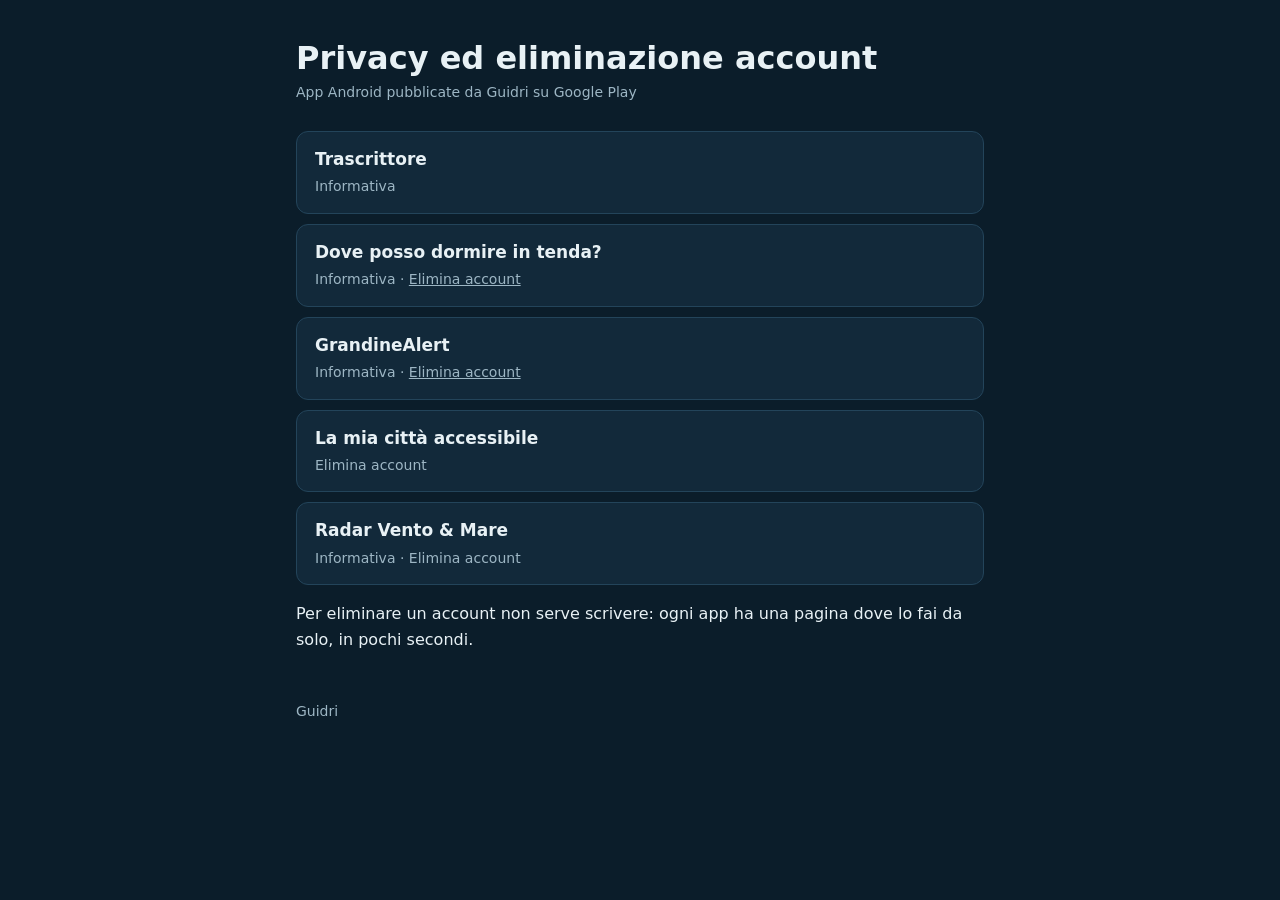
<file: index.html>
<!doctype html>
<html lang="it">
<head>
<meta charset="utf-8">
<meta name="viewport" content="width=device-width,initial-scale=1,viewport-fit=cover">
<title>App di Guidri – Privacy</title>
<link rel="stylesheet" href="stile.css?v=1">
</head>
<body>
<main>
<h1>Privacy ed eliminazione account</h1>
<p class="data">App Android pubblicate da Guidri su Google Play</p>

<a class="app" href="trascrittore/"><strong>Trascrittore</strong><span>Informativa</span></a>
<a class="app" href="tenda/"><strong>Dove posso dormire in tenda?</strong><span>Informativa · <u>Elimina account</u></span></a>
<a class="app" href="grandine/"><strong>GrandineAlert</strong><span>Informativa · <u>Elimina account</u></span></a>
<a class="app" href="citta/elimina-account.html"><strong>La mia città accessibile</strong><span>Elimina account</span></a>
<a class="app" href="https://guidri.github.io/radar-vento-mare-privacy/"><strong>Radar Vento &amp; Mare</strong><span>Informativa · Elimina account</span></a>

<p>Per eliminare un account non serve scrivere: ogni app ha una pagina dove lo fai da solo, in pochi secondi.</p>
<footer>Guidri</footer>
</main>
</body>
</html>
</file>
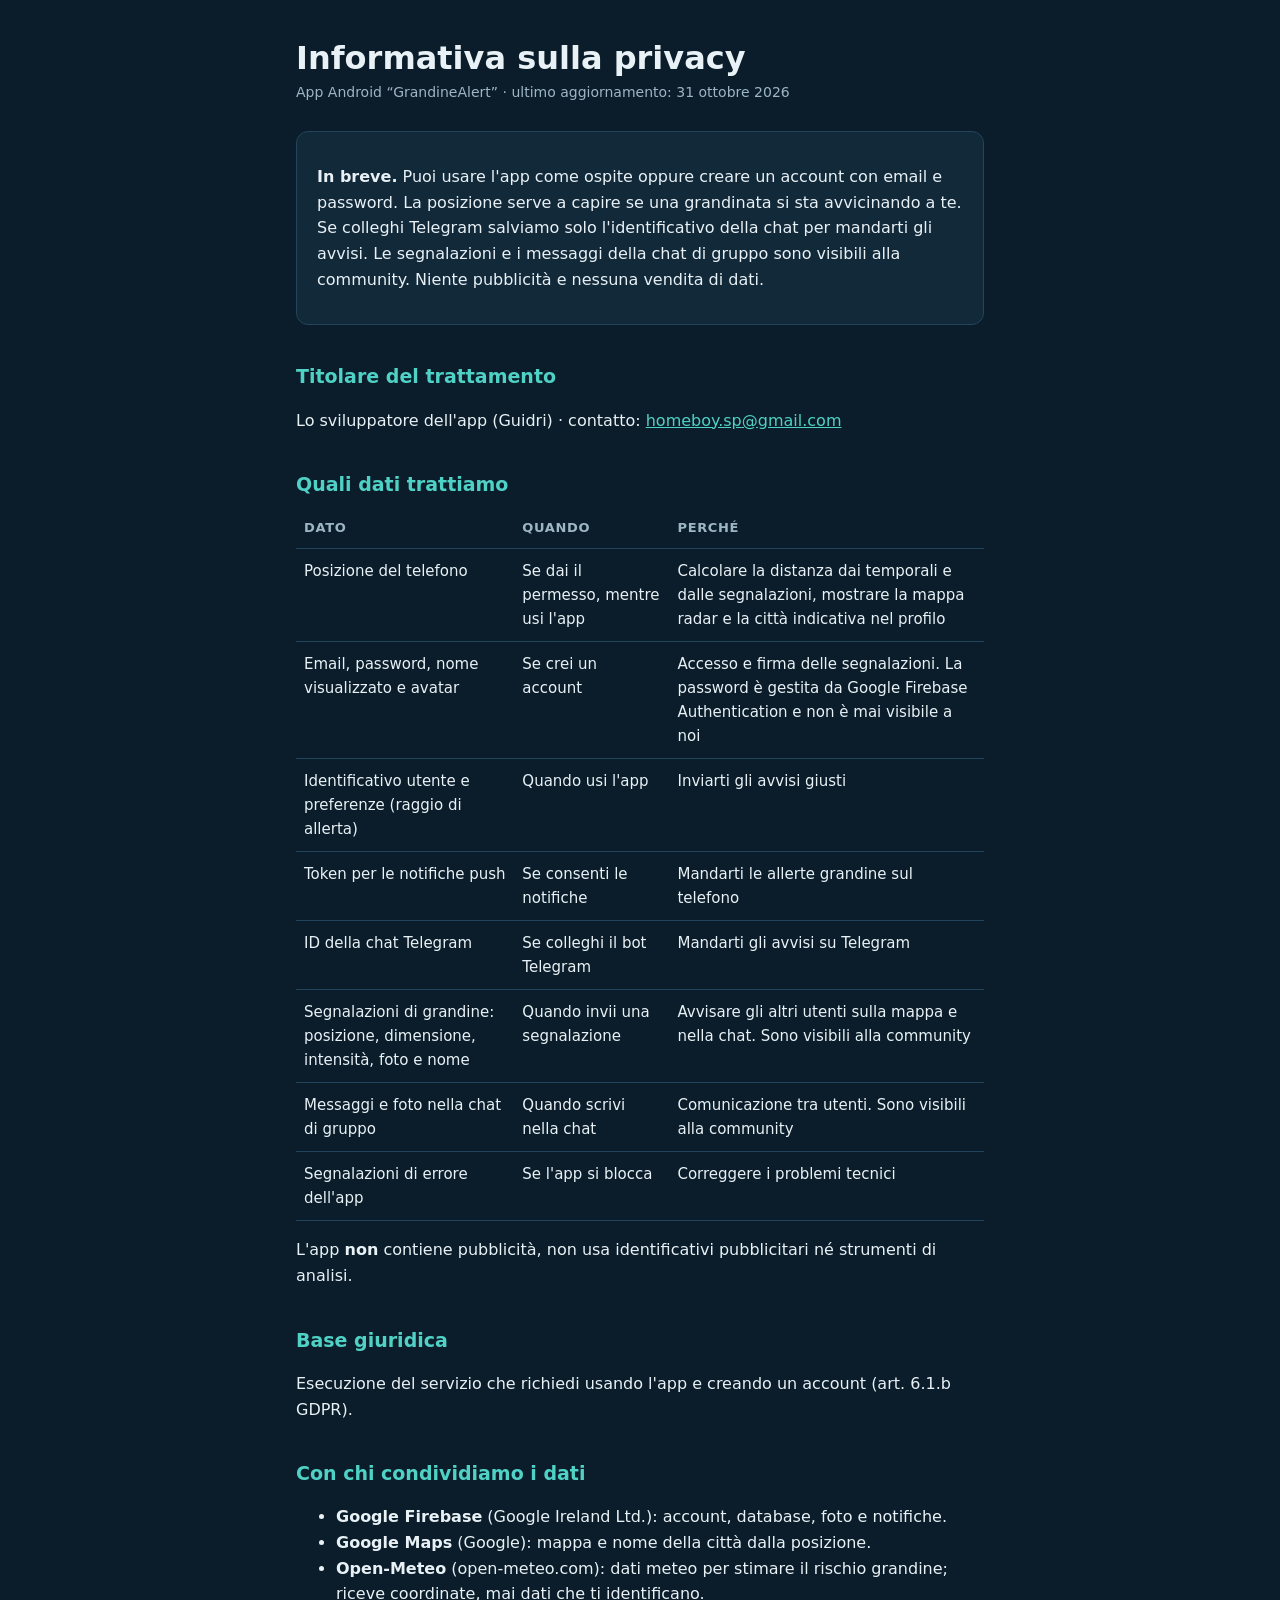
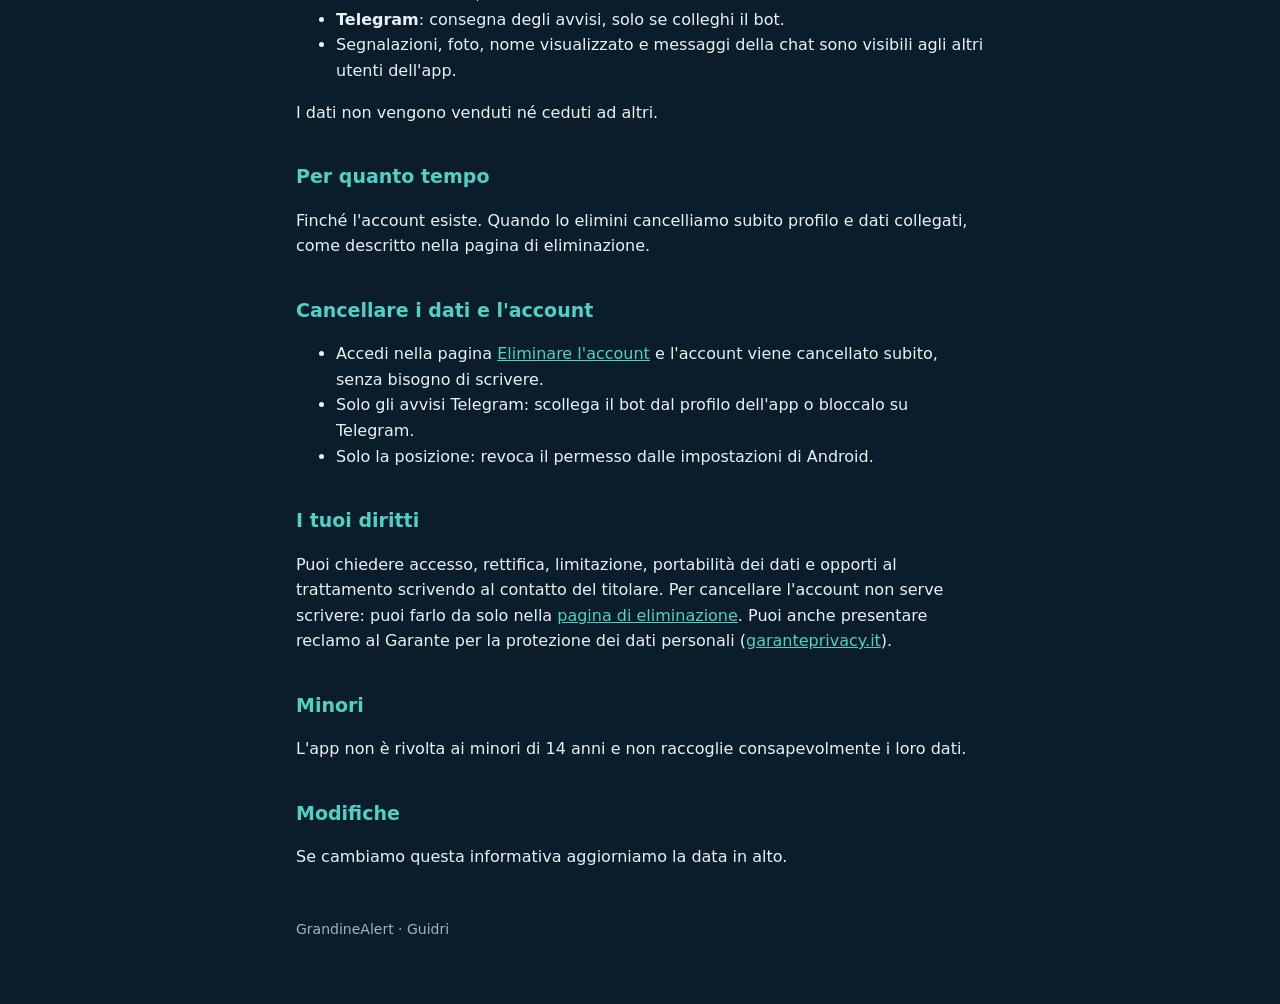
<file: grandine/index.html>
<!doctype html>
<html lang="it">
<head>
<meta charset="utf-8">
<meta name="viewport" content="width=device-width,initial-scale=1,viewport-fit=cover">
<title>GrandineAlert – Privacy</title>
<link rel="stylesheet" href="../stile.css?v=1">
</head>
<body>
<main>
<h1>Informativa sulla privacy</h1>
<p class="data">App Android “GrandineAlert” · ultimo aggiornamento: 31 ottobre 2026</p>

<div class="box"><p><strong>In breve.</strong> Puoi usare l'app come ospite oppure creare un account con email e password. La posizione serve a capire se una grandinata si sta avvicinando a te. Se colleghi Telegram salviamo solo l'identificativo della chat per mandarti gli avvisi. Le segnalazioni e i messaggi della chat di gruppo sono visibili alla community. Niente pubblicità e nessuna vendita di dati.</p></div>

<h2>Titolare del trattamento</h2>
<p>Lo sviluppatore dell'app (Guidri) · contatto: <a href="mailto:homeboy.sp@gmail.com">homeboy.sp@gmail.com</a></p>

<h2>Quali dati trattiamo</h2>
<div class="tab"><table>
<tr><th>Dato</th><th>Quando</th><th>Perché</th></tr>
<tr><td>Posizione del telefono</td><td>Se dai il permesso, mentre usi l'app</td><td>Calcolare la distanza dai temporali e dalle segnalazioni, mostrare la mappa radar e la città indicativa nel profilo</td></tr><tr><td>Email, password, nome visualizzato e avatar</td><td>Se crei un account</td><td>Accesso e firma delle segnalazioni. La password è gestita da Google Firebase Authentication e non è mai visibile a noi</td></tr><tr><td>Identificativo utente e preferenze (raggio di allerta)</td><td>Quando usi l'app</td><td>Inviarti gli avvisi giusti</td></tr><tr><td>Token per le notifiche push</td><td>Se consenti le notifiche</td><td>Mandarti le allerte grandine sul telefono</td></tr><tr><td>ID della chat Telegram</td><td>Se colleghi il bot Telegram</td><td>Mandarti gli avvisi su Telegram</td></tr><tr><td>Segnalazioni di grandine: posizione, dimensione, intensità, foto e nome</td><td>Quando invii una segnalazione</td><td>Avvisare gli altri utenti sulla mappa e nella chat. Sono visibili alla community</td></tr><tr><td>Messaggi e foto nella chat di gruppo</td><td>Quando scrivi nella chat</td><td>Comunicazione tra utenti. Sono visibili alla community</td></tr><tr><td>Segnalazioni di errore dell'app</td><td>Se l'app si blocca</td><td>Correggere i problemi tecnici</td></tr>
</table></div>
<p>L'app <strong>non</strong> contiene pubblicità, non usa identificativi pubblicitari né strumenti di analisi.</p>

<h2>Base giuridica</h2>
<p>Esecuzione del servizio che richiedi usando l'app e creando un account (art. 6.1.b GDPR).</p>

<h2>Con chi condividiamo i dati</h2>
<ul><li><strong>Google Firebase</strong> (Google Ireland Ltd.): account, database, foto e notifiche.</li><li><strong>Google Maps</strong> (Google): mappa e nome della città dalla posizione.</li><li><strong>Open-Meteo</strong> (open-meteo.com): dati meteo per stimare il rischio grandine; riceve coordinate, mai dati che ti identificano.</li><li><strong>Telegram</strong>: consegna degli avvisi, solo se colleghi il bot.</li><li>Segnalazioni, foto, nome visualizzato e messaggi della chat sono visibili agli altri utenti dell'app.</li></ul>
<p>I dati non vengono venduti né ceduti ad altri.</p>

<h2>Per quanto tempo</h2>
<p>Finché l'account esiste. Quando lo elimini cancelliamo subito profilo e dati collegati, come descritto nella pagina di eliminazione.</p>

<h2>Cancellare i dati e l'account</h2>
<ul><li>Accedi nella pagina <a href="elimina-account.html">Eliminare l'account</a> e l'account viene cancellato subito, senza bisogno di scrivere.</li><li>Solo gli avvisi Telegram: scollega il bot dal profilo dell'app o bloccalo su Telegram.</li><li>Solo la posizione: revoca il permesso dalle impostazioni di Android.</li></ul>

<h2>I tuoi diritti</h2>
<p>Puoi chiedere accesso, rettifica, limitazione, portabilità dei dati e opporti al trattamento scrivendo al contatto del titolare. Per cancellare l'account non serve scrivere: puoi farlo da solo nella <a href="elimina-account.html">pagina di eliminazione</a>. Puoi anche presentare reclamo al Garante per la protezione dei dati personali (<a href="https://www.garanteprivacy.it">garanteprivacy.it</a>).</p>

<h2>Minori</h2>
<p>L'app non è rivolta ai minori di 14 anni e non raccoglie consapevolmente i loro dati.</p>

<h2>Modifiche</h2>
<p>Se cambiamo questa informativa aggiorniamo la data in alto.</p>
<footer>GrandineAlert · Guidri</footer>
</main>
</body>
</html>
</file>
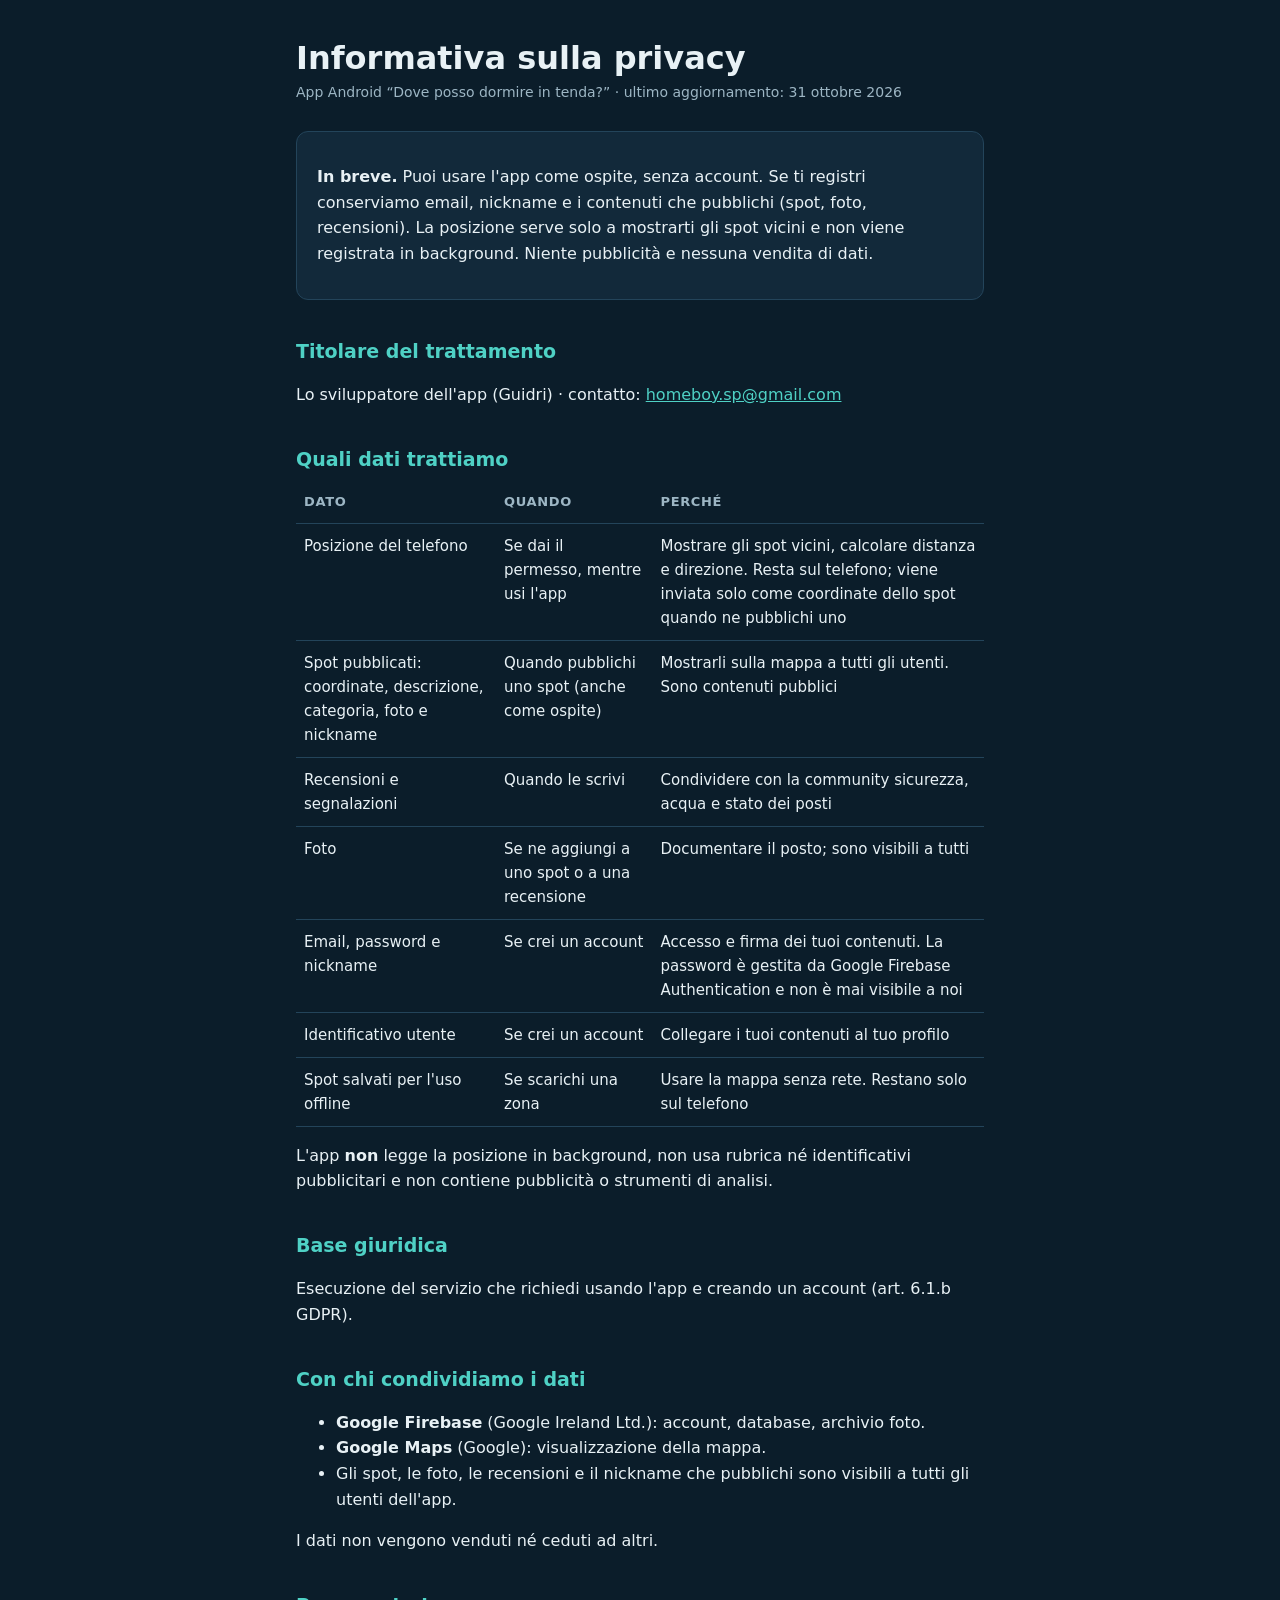
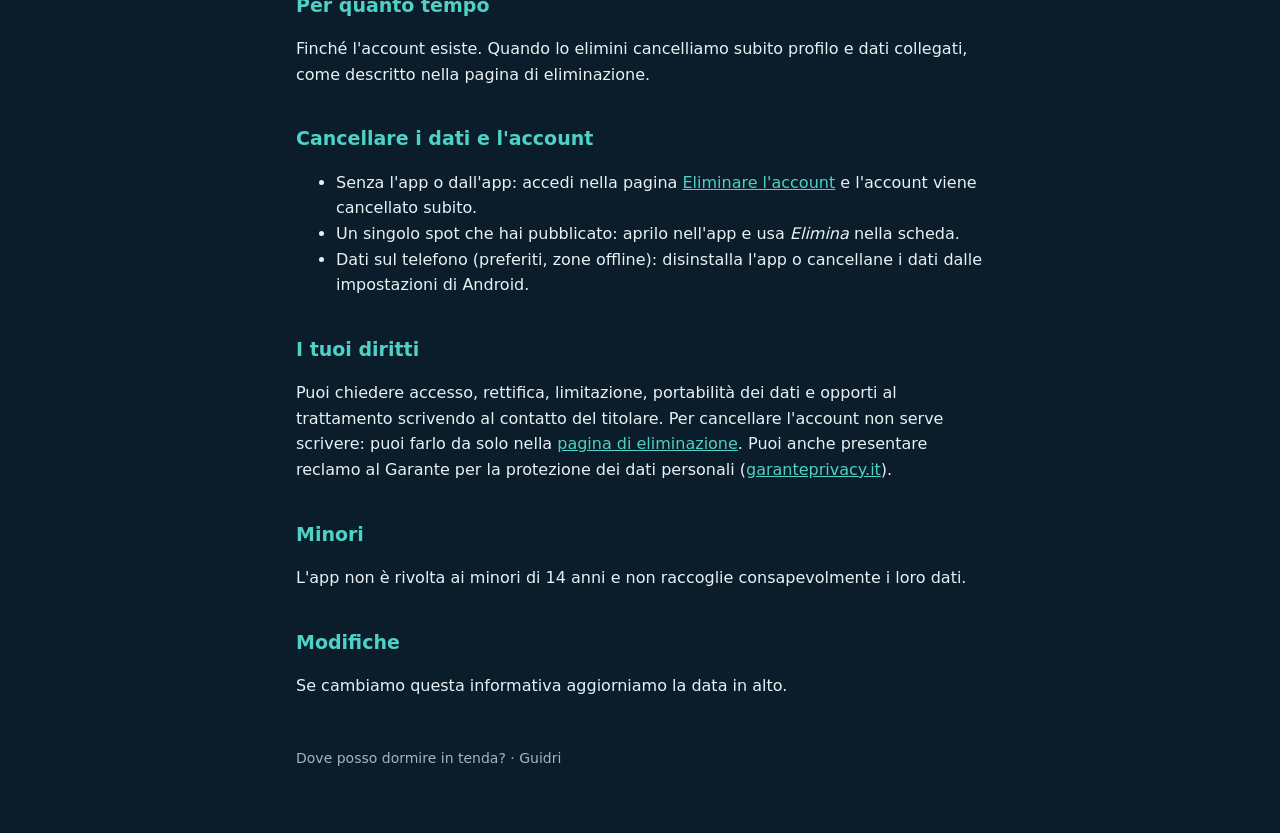
<file: tenda/index.html>
<!doctype html>
<html lang="it">
<head>
<meta charset="utf-8">
<meta name="viewport" content="width=device-width,initial-scale=1,viewport-fit=cover">
<title>Dove posso dormire in tenda? – Privacy</title>
<link rel="stylesheet" href="../stile.css?v=1">
</head>
<body>
<main>
<h1>Informativa sulla privacy</h1>
<p class="data">App Android “Dove posso dormire in tenda?” · ultimo aggiornamento: 31 ottobre 2026</p>

<div class="box"><p><strong>In breve.</strong> Puoi usare l'app come ospite, senza account. Se ti registri conserviamo email, nickname e i contenuti che pubblichi (spot, foto, recensioni). La posizione serve solo a mostrarti gli spot vicini e non viene registrata in background. Niente pubblicità e nessuna vendita di dati.</p></div>

<h2>Titolare del trattamento</h2>
<p>Lo sviluppatore dell'app (Guidri) · contatto: <a href="mailto:homeboy.sp@gmail.com">homeboy.sp@gmail.com</a></p>

<h2>Quali dati trattiamo</h2>
<div class="tab"><table>
<tr><th>Dato</th><th>Quando</th><th>Perché</th></tr>
<tr><td>Posizione del telefono</td><td>Se dai il permesso, mentre usi l'app</td><td>Mostrare gli spot vicini, calcolare distanza e direzione. Resta sul telefono; viene inviata solo come coordinate dello spot quando ne pubblichi uno</td></tr><tr><td>Spot pubblicati: coordinate, descrizione, categoria, foto e nickname</td><td>Quando pubblichi uno spot (anche come ospite)</td><td>Mostrarli sulla mappa a tutti gli utenti. Sono contenuti pubblici</td></tr><tr><td>Recensioni e segnalazioni</td><td>Quando le scrivi</td><td>Condividere con la community sicurezza, acqua e stato dei posti</td></tr><tr><td>Foto</td><td>Se ne aggiungi a uno spot o a una recensione</td><td>Documentare il posto; sono visibili a tutti</td></tr><tr><td>Email, password e nickname</td><td>Se crei un account</td><td>Accesso e firma dei tuoi contenuti. La password è gestita da Google Firebase Authentication e non è mai visibile a noi</td></tr><tr><td>Identificativo utente</td><td>Se crei un account</td><td>Collegare i tuoi contenuti al tuo profilo</td></tr><tr><td>Spot salvati per l'uso offline</td><td>Se scarichi una zona</td><td>Usare la mappa senza rete. Restano solo sul telefono</td></tr>
</table></div>
<p>L'app <strong>non</strong> legge la posizione in background, non usa rubrica né identificativi pubblicitari e non contiene pubblicità o strumenti di analisi.</p>

<h2>Base giuridica</h2>
<p>Esecuzione del servizio che richiedi usando l'app e creando un account (art. 6.1.b GDPR).</p>

<h2>Con chi condividiamo i dati</h2>
<ul><li><strong>Google Firebase</strong> (Google Ireland Ltd.): account, database, archivio foto.</li><li><strong>Google Maps</strong> (Google): visualizzazione della mappa.</li><li>Gli spot, le foto, le recensioni e il nickname che pubblichi sono visibili a tutti gli utenti dell'app.</li></ul>
<p>I dati non vengono venduti né ceduti ad altri.</p>

<h2>Per quanto tempo</h2>
<p>Finché l'account esiste. Quando lo elimini cancelliamo subito profilo e dati collegati, come descritto nella pagina di eliminazione.</p>

<h2>Cancellare i dati e l'account</h2>
<ul><li>Senza l'app o dall'app: accedi nella pagina <a href="elimina-account.html">Eliminare l'account</a> e l'account viene cancellato subito.</li><li>Un singolo spot che hai pubblicato: aprilo nell'app e usa <em>Elimina</em> nella scheda.</li><li>Dati sul telefono (preferiti, zone offline): disinstalla l'app o cancellane i dati dalle impostazioni di Android.</li></ul>

<h2>I tuoi diritti</h2>
<p>Puoi chiedere accesso, rettifica, limitazione, portabilità dei dati e opporti al trattamento scrivendo al contatto del titolare. Per cancellare l'account non serve scrivere: puoi farlo da solo nella <a href="elimina-account.html">pagina di eliminazione</a>. Puoi anche presentare reclamo al Garante per la protezione dei dati personali (<a href="https://www.garanteprivacy.it">garanteprivacy.it</a>).</p>

<h2>Minori</h2>
<p>L'app non è rivolta ai minori di 14 anni e non raccoglie consapevolmente i loro dati.</p>

<h2>Modifiche</h2>
<p>Se cambiamo questa informativa aggiorniamo la data in alto.</p>
<footer>Dove posso dormire in tenda? · Guidri</footer>
</main>
</body>
</html>
</file>
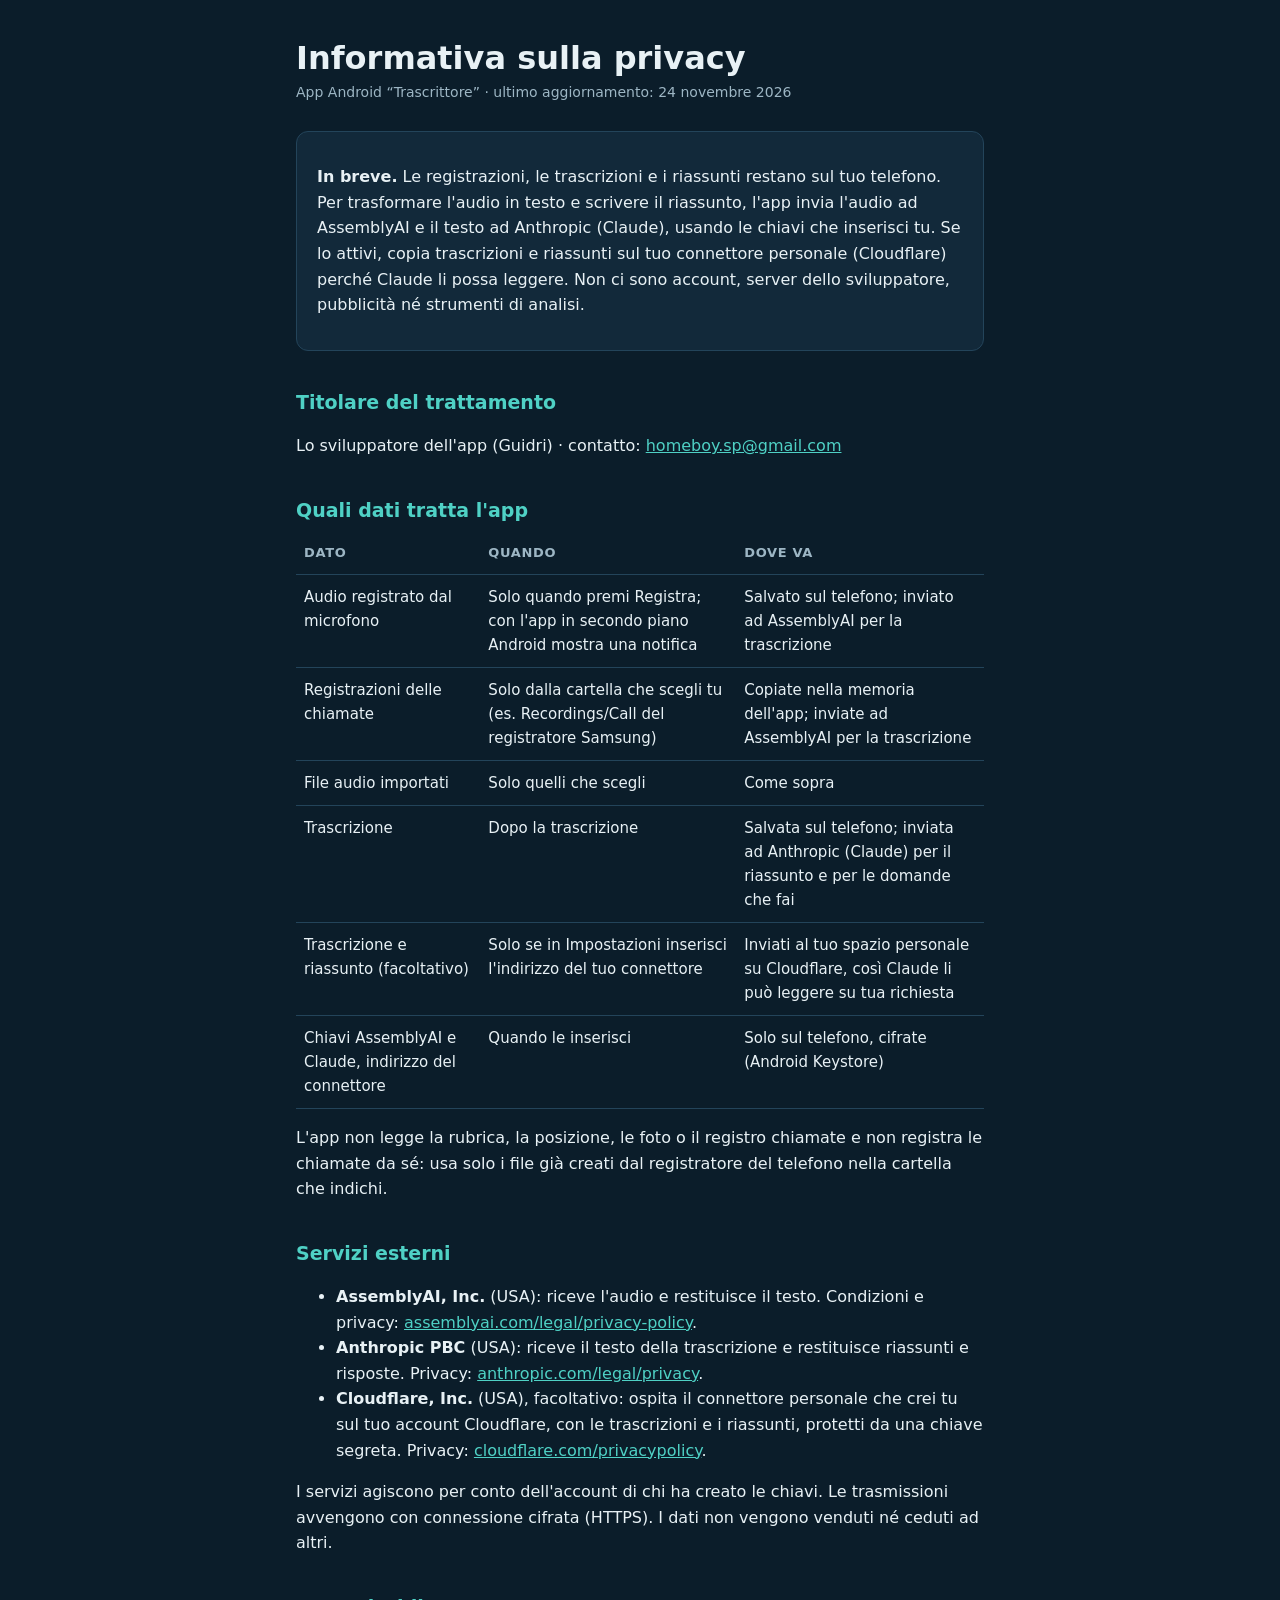
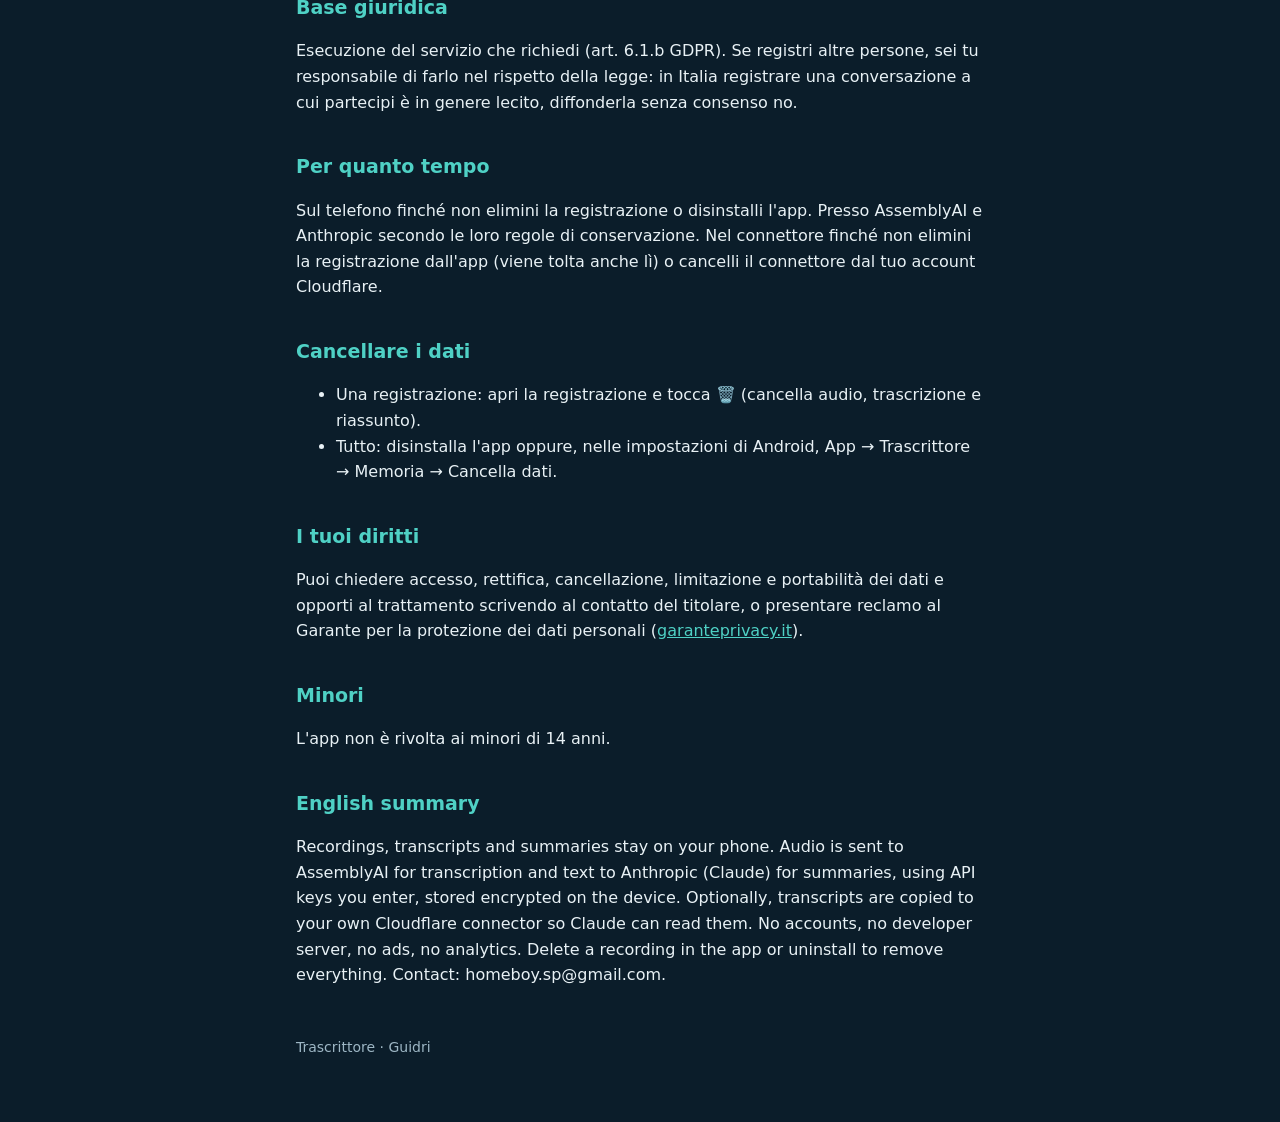
<file: trascrittore/index.html>
<!doctype html>
<html lang="it">
<head>
<meta charset="utf-8">
<meta name="viewport" content="width=device-width,initial-scale=1,viewport-fit=cover">
<title>Trascrittore – Privacy</title>
<link rel="stylesheet" href="../stile.css?v=1">
</head>
<body>
<main>
<h1>Informativa sulla privacy</h1>
<p class="data">App Android “Trascrittore” · ultimo aggiornamento: 24 novembre 2026</p>

<div class="box">
<p><strong>In breve.</strong> Le registrazioni, le trascrizioni e i riassunti restano sul tuo telefono. Per trasformare l'audio in testo
e scrivere il riassunto, l'app invia l'audio ad AssemblyAI e il testo ad Anthropic (Claude), usando le chiavi che inserisci tu. Se lo attivi, copia trascrizioni e riassunti sul tuo connettore personale (Cloudflare) perché Claude li possa leggere.
Non ci sono account, server dello sviluppatore, pubblicità né strumenti di analisi.</p>
</div>

<h2>Titolare del trattamento</h2>
<p>Lo sviluppatore dell'app (Guidri) · contatto: <a href="mailto:homeboy.sp@gmail.com">homeboy.sp@gmail.com</a></p>

<h2>Quali dati tratta l'app</h2>
<div class="tab"><table>
<tr><th>Dato</th><th>Quando</th><th>Dove va</th></tr>
<tr><td>Audio registrato dal microfono</td><td>Solo quando premi Registra; con l'app in secondo piano Android mostra una notifica</td><td>Salvato sul telefono; inviato ad AssemblyAI per la trascrizione</td></tr>
<tr><td>Registrazioni delle chiamate</td><td>Solo dalla cartella che scegli tu (es. Recordings/Call del registratore Samsung)</td><td>Copiate nella memoria dell'app; inviate ad AssemblyAI per la trascrizione</td></tr>
<tr><td>File audio importati</td><td>Solo quelli che scegli</td><td>Come sopra</td></tr>
<tr><td>Trascrizione</td><td>Dopo la trascrizione</td><td>Salvata sul telefono; inviata ad Anthropic (Claude) per il riassunto e per le domande che fai</td></tr>
<tr><td>Trascrizione e riassunto (facoltativo)</td><td>Solo se in Impostazioni inserisci l'indirizzo del tuo connettore</td><td>Inviati al tuo spazio personale su Cloudflare, così Claude li può leggere su tua richiesta</td></tr>
<tr><td>Chiavi AssemblyAI e Claude, indirizzo del connettore</td><td>Quando le inserisci</td><td>Solo sul telefono, cifrate (Android Keystore)</td></tr>
</table></div>
<p>L'app non legge la rubrica, la posizione, le foto o il registro chiamate e non registra le chiamate da sé: usa solo i file
già creati dal registratore del telefono nella cartella che indichi.</p>

<h2>Servizi esterni</h2>
<ul>
<li><strong>AssemblyAI, Inc.</strong> (USA): riceve l'audio e restituisce il testo. Condizioni e privacy: <a href="https://www.assemblyai.com/legal/privacy-policy">assemblyai.com/legal/privacy-policy</a>.</li>
<li><strong>Anthropic PBC</strong> (USA): riceve il testo della trascrizione e restituisce riassunti e risposte. Privacy: <a href="https://www.anthropic.com/legal/privacy">anthropic.com/legal/privacy</a>.</li>
<li><strong>Cloudflare, Inc.</strong> (USA), facoltativo: ospita il connettore personale che crei tu sul tuo account Cloudflare, con le trascrizioni e i riassunti, protetti da una chiave segreta. Privacy: <a href="https://www.cloudflare.com/privacypolicy/">cloudflare.com/privacypolicy</a>.</li>
</ul>
<p>I servizi agiscono per conto dell'account di chi ha creato le chiavi. Le trasmissioni avvengono con connessione cifrata (HTTPS). I dati non vengono venduti né ceduti ad altri.</p>

<h2>Base giuridica</h2>
<p>Esecuzione del servizio che richiedi (art. 6.1.b GDPR). Se registri altre persone, sei tu responsabile di farlo nel rispetto della legge:
in Italia registrare una conversazione a cui partecipi è in genere lecito, diffonderla senza consenso no.</p>

<h2>Per quanto tempo</h2>
<p>Sul telefono finché non elimini la registrazione o disinstalli l'app. Presso AssemblyAI e Anthropic secondo le loro regole di conservazione. Nel connettore finché non elimini la registrazione dall'app (viene tolta anche lì) o cancelli il connettore dal tuo account Cloudflare.</p>

<h2>Cancellare i dati</h2>
<ul>
<li>Una registrazione: apri la registrazione e tocca 🗑️ (cancella audio, trascrizione e riassunto).</li>
<li>Tutto: disinstalla l'app oppure, nelle impostazioni di Android, App → Trascrittore → Memoria → Cancella dati.</li>
</ul>

<h2>I tuoi diritti</h2>
<p>Puoi chiedere accesso, rettifica, cancellazione, limitazione e portabilità dei dati e opporti al trattamento scrivendo al contatto del titolare,
o presentare reclamo al Garante per la protezione dei dati personali (<a href="https://www.garanteprivacy.it">garanteprivacy.it</a>).</p>

<h2>Minori</h2>
<p>L'app non è rivolta ai minori di 14 anni.</p>

<h2>English summary</h2>
<p>Recordings, transcripts and summaries stay on your phone. Audio is sent to AssemblyAI for transcription and text to Anthropic (Claude) for summaries,
using API keys you enter, stored encrypted on the device. Optionally, transcripts are copied to your own Cloudflare connector so Claude can read them. No accounts, no developer server, no ads, no analytics. Delete a recording in the app or uninstall to remove everything. Contact: homeboy.sp@gmail.com.</p>

<footer>Trascrittore · Guidri</footer>
</main>
</body>
</html>
</file>
<file: stile.css>
:root{--sfondo:#0B1D2A;--carta:#12293A;--testo:#E8F1F5;--tenue:#9DB6C4;--accento:#4FD1C5;--bordo:#23445A}
*{box-sizing:border-box}
body{margin:0;background:var(--sfondo);color:var(--testo);font:16px/1.6 system-ui,-apple-system,"Segoe UI",Roboto,sans-serif}
main{max-width:720px;margin:0 auto;padding:40px max(16px,env(safe-area-inset-left)) 64px max(16px,env(safe-area-inset-right))}
h1{font-size:32px;line-height:1.15;margin:0 0 4px;text-wrap:balance}
h2{font-size:19px;margin:36px 0 8px;color:var(--accento)}
p,li{color:var(--testo)}
.data{color:var(--tenue);font-size:14px;margin:0 0 28px}
.box{background:var(--carta);border:1px solid var(--bordo);border-radius:12px;padding:16px 20px}
table{width:100%;border-collapse:collapse;font-size:15px}
td,th{text-align:left;vertical-align:top;padding:10px 8px;border-bottom:1px solid var(--bordo)}
th{color:var(--tenue);font-weight:600;font-size:13px;text-transform:uppercase;letter-spacing:.05em}
.tab{overflow-x:auto}
a{color:var(--accento)}
ol li{margin-bottom:6px}
footer{margin-top:48px;color:var(--tenue);font-size:14px}
form{display:flex;flex-direction:column;gap:8px;margin:12px 0}
label{color:var(--tenue);font-size:14px}
input[type=email],input[type=password]{font:inherit;padding:12px;border-radius:8px;border:1px solid var(--bordo);background:var(--sfondo);color:var(--testo);width:100%}
.spunta{display:flex;gap:8px;align-items:center;color:var(--testo);margin-top:6px}
button{font:inherit;font-weight:600;padding:12px 16px;border-radius:8px;border:0;background:#E5484D;color:#fff;cursor:pointer;margin-top:8px}
button:disabled{opacity:.6}
button.link{background:none;color:var(--accento);font-weight:400;padding:4px 0;align-self:flex-start}
#esito{margin:4px 0 0;min-height:1.6em}
#esito.ok{color:var(--accento)}
#esito.errore{color:#FF8A8A}
.app{display:block;text-decoration:none;color:var(--testo);background:var(--carta);border:1px solid var(--bordo);border-radius:12px;padding:14px 18px;margin:10px 0}
.app strong{display:block;font-size:17px}
.app span{color:var(--tenue);font-size:14px}
</file>
